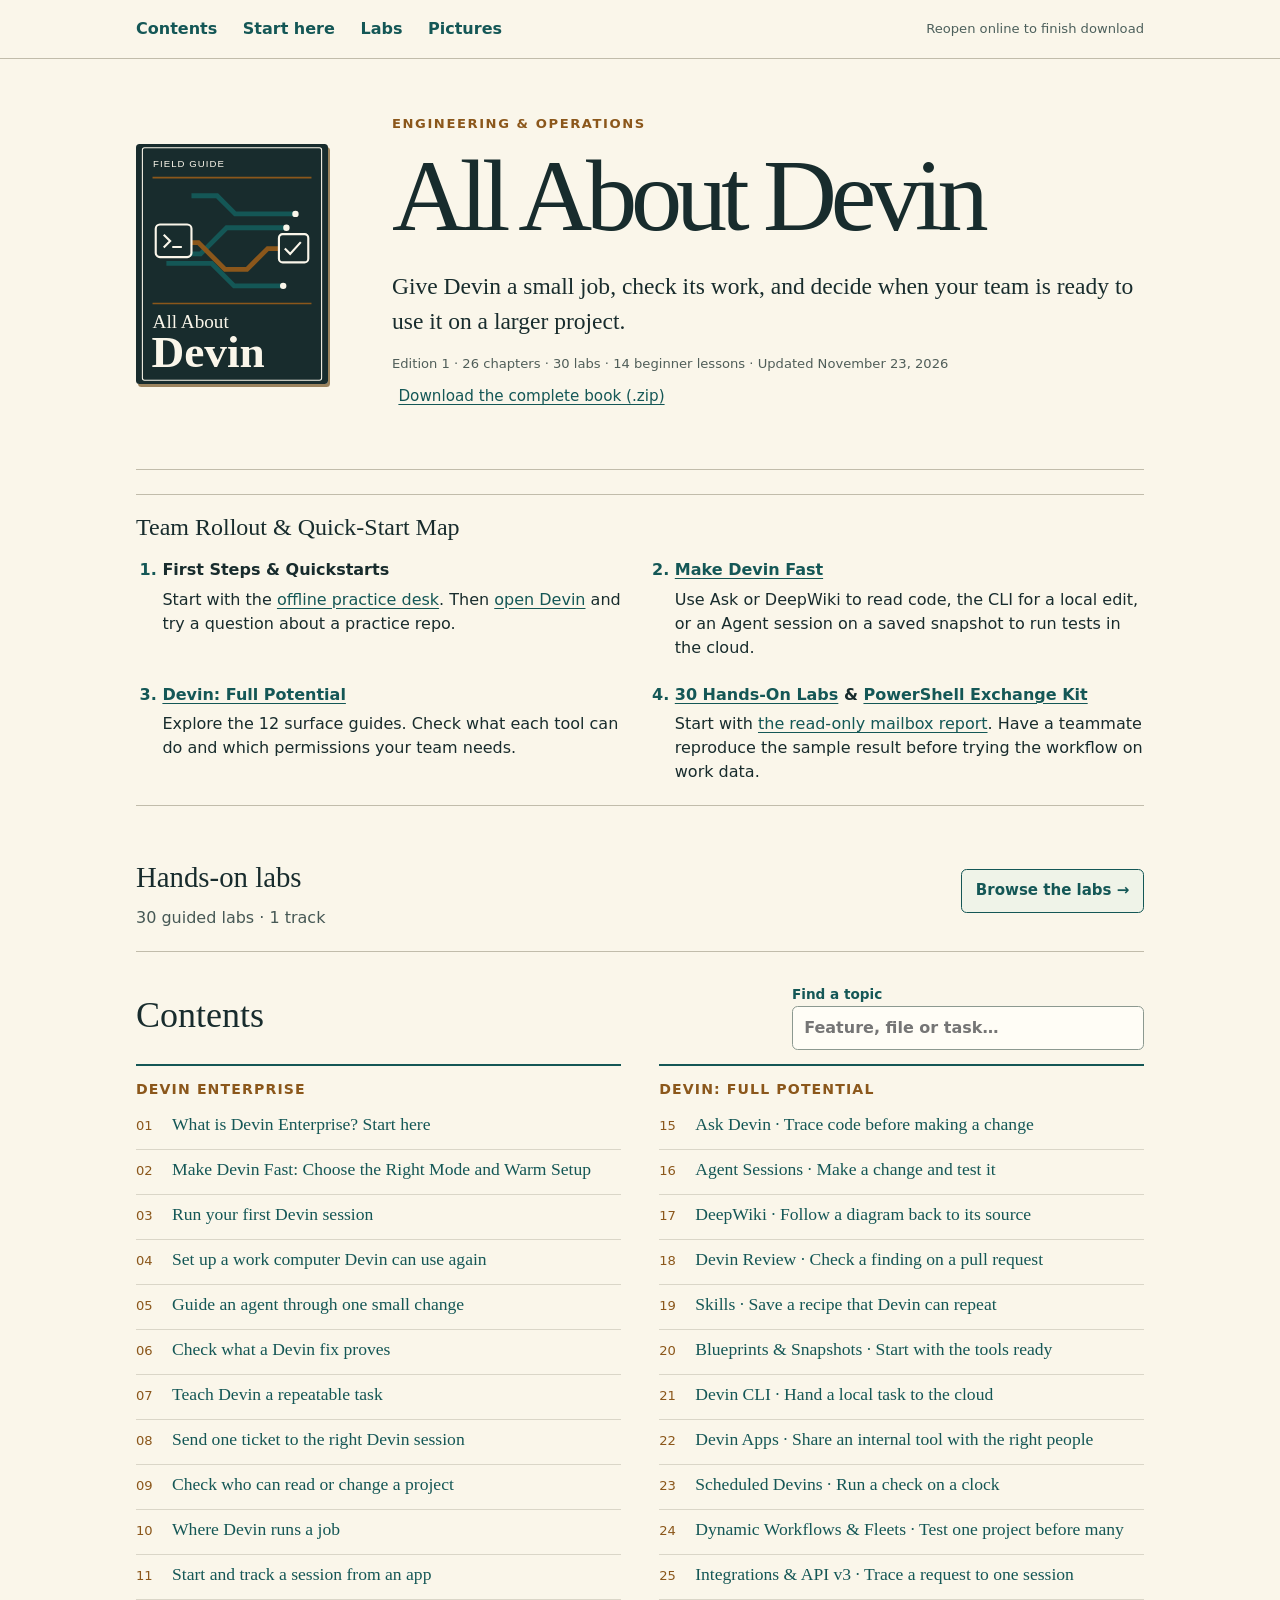
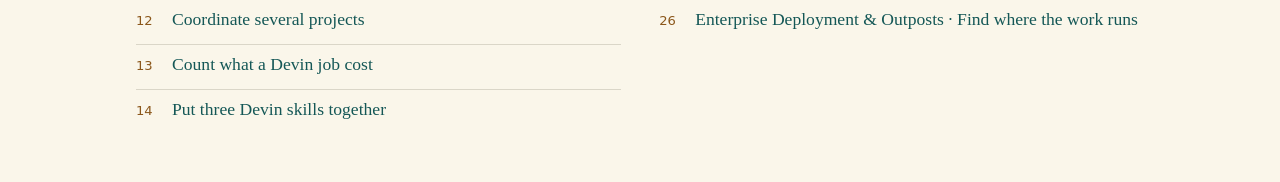
<file: index.html>
<!doctype html>
<html lang="en">
<head>
  <meta charset="utf-8">
  <meta name="viewport" content="width=device-width, initial-scale=1">
  <meta name="theme-color" content="#123d40">
  <title>All About Devin</title>
  <link rel="stylesheet" href="./reader.css">
  <script src="./book-pager.js" defer></script>
  <link rel="stylesheet" href="./guide.css">
  <script src="./guides.js" defer></script>
  <script src="./reader.js" defer></script>
</head>
<body>
  <a class="skip" href="#main">Skip to book</a>
  <header class="bar"><div><a class="contents" href="#contents">Contents</a><a href="#start">Start here</a><a href="#labs">Labs</a><a href="#pictures">Pictures</a><span id="offline" role="status"></span></div></header>
  <main id="main">
    <section id="index">
      <div class="front">
        <img src="./cover.svg" width="180" height="230" alt="All About Devin field guide cover">
        <div><span class="eyebrow">Engineering &amp; operations</span><h1>All About Devin</h1><p>Give Devin a small job, check its work, and decide when your team is ready to use it on a larger project.</p><div class="review" id="edition"></div><a class="book-download online-reference" href="./All-About-Devin.zip" download>Download the complete book (.zip)</a></div>
      </div>
      <section id="guide-door" class="rollout" aria-labelledby="rollout-title">
        <h2 id="rollout-title">Team Rollout &amp; Quick-Start Map</h2>
        <ol>
          <li><strong>First Steps &amp; Quickstarts</strong><p>Start with the <a href="#first-project">offline practice desk</a>. Then <a href="#open-devin">open Devin</a> and try a question about a practice repo.</p></li>
          <li><strong><a href="#devin-speed">Make Devin Fast</a></strong><p>Use Ask or DeepWiki to read code, the CLI for a local edit, or an Agent session on a saved snapshot to run tests in the cloud.</p></li>
          <li><strong><a href="#devin-reference-ask">Devin: Full Potential</a></strong><p>Explore the 12 surface guides. Check what each tool can do and which permissions your team needs.</p></li>
          <li><strong><a href="#labs">30 Hands-On Labs</a> &amp; <a id="kit-link" href="./practice/exchange-inventory.zip" download="exchange-inventory.zip">PowerShell Exchange Kit</a></strong><p>Start with <a href="#lab-devin-01">the read-only mailbox report</a>. Have a teammate reproduce the sample result before trying the workflow on work data.</p></li>
        </ol>
      </section>
      <section class="lab-door" id="lab-door"><div><h2>Hands-on labs</h2><p id="lab-count"></p></div><a class="lab-action" href="#labs">Browse the labs →</a></section>
      <section id="gallery" class="library" hidden><h2 tabindex="-1" id="gallery-title">Picture index</h2><p>Choose a picture to open its lesson. Inside the lesson, tap the picture to enlarge it.</p><div id="thumbs"></div></section>
      <section id="catalog" class="library" aria-labelledby="contents-title"><div class="tools"><h2 id="contents-title" tabindex="-1">Contents</h2><label class="search">Find a topic <input type="search" id="query" placeholder="Feature, file or task…" autocomplete="off"></label></div>
        <p id="guide-note" hidden>Begin with <a href="#first-project">your first practice project</a>, or choose a walkthrough from the list. Each lesson tells you what to do, what you should see and how to get unstuck.</p>
        <p id="lab-note" hidden>Read the guides and open the practice kit offline. To work in Devin Cloud, connect to the internet and use an account with access.</p>
        <p id="matches" aria-live="polite"></p><div id="groups"></div>
      </section>
    </section>
    <article id="chapter" hidden>
      <div id="chapter-top"></div>
      <header class="chapter-heading"><div class="eyebrow" id="group-name"></div><h1 id="chapter-title" tabindex="-1"></h1><p id="summary"></p><div class="review" id="review-date"></div></header>
      <div id="body"></div>
      <book-pager top="#chapter-top"></book-pager>
    </article>
    <p id="problem" role="alert" hidden></p>
    <noscript>Turn on JavaScript to browse and search this edition.</noscript>
  </main>
</body>
</html>
</file>
<file: reader.css>
:root{color-scheme:light;--paper:#faf6ea;--ink:#182c2d;--teal:#145756;--line:#c1bcab;--gold:#8b571b;font:16px/1.6 system-ui,sans-serif;background:var(--paper);color:var(--ink)}
*{box-sizing:border-box}
body{margin:0}
[hidden]{display:none!important}
a{color:var(--teal);text-underline-offset:.2em}
a:focus-visible,button:focus-visible,input:focus-visible,summary:focus-visible{outline:3px solid #b37821;outline-offset:3px}
.skip{position:absolute;left:1rem;top:-8rem;background:white;padding:.6rem;z-index:2}
.skip:focus{top:.25rem}
.bar{border-bottom:1px solid var(--line)}
.bar>div,main{max-width:69rem;margin:auto;padding:0 clamp(1rem,4vw,3rem)}
.bar>div{display:flex;align-items:center;gap:1.6rem;min-height:3.6rem}
.bar a{font-weight:600;text-decoration:none;display:inline-flex;align-items:center;min-height:44px}
#offline{margin-left:auto;font-size:.82rem;color:#4d605c;text-align:right}
.front{display:grid;grid-template-columns:minmax(5rem,12rem) 1fr;align-items:center;gap:clamp(1.1rem,5vw,4rem);padding:clamp(1.5rem,5vw,3.2rem) 0;border-bottom:1px solid var(--line)}
.front img{width:100%;height:auto;aspect-ratio:4/5;object-fit:cover;border-radius:.22rem;box-shadow:2px 3px 0 #9b835e}
.eyebrow,.review,.group-heading{font-size:.82rem;letter-spacing:.06em;font-weight:650}
.eyebrow,.group-heading{color:var(--gold);text-transform:uppercase;letter-spacing:.12em}
h1,h2,h3{font-family:Georgia,'Times New Roman',serif;line-height:1.12;font-weight:500;margin:.4em 0}
.front h1{font-size:clamp(2.5rem,8vw,6.5rem);letter-spacing:-.06em;margin:.04em 0}
.front p,.chapter-heading>p{font:clamp(1.1rem,2.3vw,1.47rem)/1.45 Georgia,serif;max-width:39em;margin:.65em 0}
.review{color:#505e59;font-weight:500;letter-spacing:0}
.library{padding:1.8rem 0 3rem}
.tools{display:flex;align-items:end;justify-content:space-between;gap:1rem;flex-wrap:wrap}
.tools h2{font-size:2.25rem}
.search{color:var(--teal);font-size:.85rem;font-weight:650}
input{font:inherit;font-size:16px;min-height:44px;border:1px solid #8c9990;background:#fffdf6;color:var(--ink);border-radius:.35rem;padding:.45rem .7rem}
.search input{display:block;width:min(22rem,82vw)}
#matches{font-size:.9rem}
#groups{display:grid;grid-template-columns:repeat(2,minmax(0,1fr));gap:1.3rem 2.4rem}
.group{border-top:2px solid var(--teal);padding-top:.5rem}
.group-heading{font:650 .88rem/1.5 system-ui,sans-serif;letter-spacing:.08em;margin:.3rem 0}
.group ol{padding:0;list-style:none;margin:0}
.group li+li{border-top:1px solid #dad6c8}
.entry{display:flex;align-items:baseline;min-height:44px;padding:.42rem 0;text-decoration:none;gap:.75rem;font:1.1rem/1.45 Georgia,serif}
.entry:hover{text-decoration:underline}
.num{font: .82rem/1.5 system-ui,sans-serif;color:var(--gold);min-width:1.5rem}
#chapter{max-width:51rem;margin:1rem auto 3rem}
.chapter-heading{padding-bottom:1.5rem;border-bottom:1px solid var(--line)}
.chapter-heading h1{font-size:clamp(2.4rem,5.5vw,4rem);letter-spacing:-.045em}
.section{margin:2rem 0}
.section h2{font-size:clamp(1.6rem,3.5vw,2.15rem);color:#204543}
.section p{max-width:73ch}
.table-wrap{max-width:100%;overflow:auto;margin:1.05rem 0;border:1px solid var(--line);border-radius:.3rem}
table{border-collapse:collapse;width:100%;font-size:.95rem;text-align:left;line-height:1.45}
th,td{padding:.65rem .8rem;vertical-align:top;border-bottom:1px solid #d4d0c1;min-width:7rem;overflow-wrap:anywhere}
thead{background:#153e40;color:#fffaf0}
tbody th{font-weight:650}tbody tr:nth-child(even){background:#f1eee1}
.chapter-intro{padding:1rem 0 1.4rem;border-bottom:1px solid var(--line)}
.chapter-intro h2{font:650 1.07rem/1.4 system-ui,sans-serif;color:var(--teal);margin:1.05rem 0 .25rem}
.chapter-intro p{margin:0;max-width:73ch}
.role-list{margin:.3rem 0 .9rem;display:grid;grid-template-columns:minmax(8rem,10rem) 1fr;gap:.5rem 1rem}
.role-list dt{font-weight:650}.role-list dd{margin:0}
@media(max-width:610px){.role-list{display:block}.role-list dt:not(:first-child){margin-top:.6rem}}
.practice{margin:1.15rem 0;padding:.85rem 1rem;background:#efeee1;border-left:3px solid var(--teal)}
.practice h3{margin:.1rem 0;color:#204543;font-size:1.2rem}
.practice p{margin:.5rem 0}
.practice-question{margin:1rem 0;padding:.5rem .8rem .8rem;min-width:0;border:1px solid var(--line);border-radius:.3rem}
.practice-question legend{font-weight:650;padding:0 .3rem}
.practice-question label{display:flex;align-items:center;gap:.55rem;min-height:44px;cursor:pointer}
.practice-question input{min-height:0;width:1.2rem;height:1.2rem;accent-color:var(--teal)}
.practice-question p:not(:empty){padding:.5rem .65rem;border-left:3px solid var(--teal);background:var(--paper)}
.practice summary{width:fit-content;min-height:44px;cursor:pointer;color:var(--teal);padding:.5rem 0;font-weight:650}
.sources{font-size:.9rem;border-left:3px solid #af813e;padding-left:.75rem}
.sources summary{cursor:pointer;padding:.4rem 0;color:var(--teal);font-weight:650}
.sources ul{padding-left:1.2rem;margin:.15rem 0}
.sources a{display:inline-block;padding:.35rem 0}
@media(max-width:610px){#groups{grid-template-columns:1fr}.front{grid-template-columns:minmax(4.5rem,25%) 1fr;gap:1rem}.front p{font-size:1rem}.bar>div{gap:1rem}.tools{align-items:start}.review{font-size:.76rem}.section{margin:1.7rem 0}.table-wrap{font-size:.9rem}}

.lab-door{display:flex;align-items:center;justify-content:space-between;flex-wrap:wrap;gap:.75rem;padding:1.2rem 0;border-bottom:1px solid var(--line)}
.lab-door h2{font-size:1.8rem}.lab-door p{margin:.1rem 0;color:#465855}
.lab-action,.copy-lab{display:inline-flex;align-items:center;justify-content:center;min-height:44px;padding:.4rem .85rem;border:1px solid var(--teal);border-radius:.35rem;text-decoration:none;background:#eff3e8;color:var(--teal);font:600 .94rem/1.4 system-ui,sans-serif;cursor:pointer}
.track>summary{cursor:pointer;min-height:44px;padding:.4rem 0;font-weight:650;color:var(--teal)}
.track li small{font: .78rem/1.5 system-ui,sans-serif;color:#5e675b;display:block}
.entry.done .lab-entry-title{text-decoration:line-through}
#lab-note{max-width:65ch}
.lab-tools{display:flex;align-items:center;gap:.8rem;flex-wrap:wrap}
.lab-snippet{margin:.75rem 0 1rem;border:1px solid var(--line);background:#f3f0e6;padding:.85rem;border-radius:.3rem}
.lab-snippet pre{margin:0 0 .55rem;max-width:100%;white-space:pre-wrap;overflow-wrap:anywhere;font: .95rem/1.5 ui-monospace,Menlo,Consolas,monospace}
.lab-steps{padding-left:1.7rem}.lab-steps>li{padding:.75rem 0 .95rem .25rem;border-bottom:1px solid var(--line)}.lab-steps li::marker{font-weight:bold;color:var(--gold)}
.lab-steps h3{margin:.15rem 0;font-size:1.35rem}.lab-steps p{margin:.5rem 0}.step-help summary,.result-check summary{color:var(--teal);cursor:pointer;min-height:44px;align-content:center;font-weight:650}
.step-help[open]{border-left:3px solid #ad8746;padding-left:.7rem}.complete-lab{display:flex;align-items:center;gap:.6rem;cursor:pointer;width:fit-content;min-height:44px;font-weight:650}.complete-lab input{min-height:0;width:1.2rem;height:1.2rem;accent-color:var(--teal)}
@media(max-width:520px){.bar>div{gap:.7rem;flex-wrap:wrap}.bar>div #offline{font-size:.72rem}.bar a{font-size:.9rem}}

.app-preview{display:block;width:100%;height:24rem;border:1px solid var(--line);border-radius:.4rem;margin:.7rem 0;background:#fff9e9}

.shared-checks li{padding:.25rem 0}
.build-cards>details{border-top:1px solid var(--line);padding:.4rem 0}
.build-cards summary{min-height:44px;padding:.6rem 0;cursor:pointer;color:var(--teal);font-weight:650}
.build-cards input,.build-cards textarea,.build-cards select{font:inherit;color:var(--ink);min-width:0;max-width:100%;padding:.4rem;border:1px solid var(--line);border-radius:.25rem;background:var(--paper)}
.build-cards input{width:min(100%,28rem)}
.build-cards select{min-height:44px}
.build-cards fieldset{min-width:0;margin:1rem 0;border:1px solid var(--line)}
.build-cards legend{font-weight:650}
.build-cards fieldset label{display:flex;align-items:center;justify-content:space-between;gap:1rem;padding:.2rem 0}
.build-cards table{table-layout:fixed}
.build-cards th,.build-cards td{min-width:0}
.build-cards thead th:nth-child(1){width:22%}.build-cards thead th:nth-child(2){width:35%}
.build-cards thead th:nth-child(3){width:16%}
.build-cards textarea{width:100%;resize:vertical}
@media(max-width:580px){.build-cards th,.build-cards td{padding:.35rem .2rem}.build-cards table{font-size:.85rem}.build-cards select,.build-cards textarea{font-size:16px}.build-cards .table-wrap select{width:100%}}

.diagnostic-sheet textarea,.diagnostic-sheet select{width:100%;min-height:44px;font:inherit}
.diagnostic-sheet th,.diagnostic-sheet td{min-width:4rem}

.write-prompt{border-top:2px solid var(--teal);margin:1.25rem 0;padding:.5rem 0}
.write-prompt summary{color:var(--teal);font-weight:650;min-height:44px;padding:.5rem 0;cursor:pointer}
.write-prompt label,.write-prompt textarea{display:block;width:100%}
.write-prompt textarea{padding:.65rem;margin:.4rem 0;font:inherit;color:var(--ink);background:var(--paper);border:1px solid var(--teal);border-radius:.35rem}

.reference-shortcuts { margin-block: 1rem; }
.tag-list, .prompt-card { padding-block: .65rem; border-bottom: 1px solid var(--line, #aaa); }
.change-list li { margin-block: .8rem; }
.change-list p { margin: .2rem 0; }

html:not([data-online="true"]) .online-reference { display: none; }
html[data-online="true"] .online-reference { display: inline-block; margin-inline: .4rem; text-decoration: underline; }

.rollout{margin-block:1.5rem;border-block:1px solid var(--line);padding-block:1rem}
.rollout h2{margin:.2rem 0 1rem}
.rollout ol{display:grid;grid-template-columns:repeat(2,minmax(0,1fr));gap:1.1rem 2.7rem;padding-inline-start:1.65rem;margin:0}
.rollout li::marker{color:#145756;font-weight:700}
.rollout p{margin:.3rem 0;line-height:1.5}
@media(max-width:650px){.rollout ol{grid-template-columns:minmax(0,1fr)}}
/* Long mail headers stay readable on a tablet. */
.section > pre { white-space: pre-wrap; overflow-wrap: anywhere; }
</file>
<file: guide.css>
.guide-door{margin-top:1.2rem;padding:1.2rem clamp(1rem,3vw,1.8rem);background:#edf1e7;border-left:4px solid var(--teal);display:flex;align-items:center;justify-content:space-between;flex-wrap:wrap;gap:.7rem 1rem}.guide-door h2{font-size:2rem;margin:.1rem 0}.guide-door p{margin:.15rem 0}.primary{background:var(--teal);color:white}.quick-links,.step-controls,.desk-files,.desk-choices{display:flex;align-items:center;flex-wrap:wrap;gap:.35rem .65rem}.quick-links{flex-basis:100%;border-top:1px solid #bacbbe}.quick-links a{padding:.48rem .12rem;min-height:44px}.words,.launch-help{margin:.8rem 0}.words summary{min-height:44px;align-content:center;color:var(--teal);cursor:pointer}.words dl{padding:.5rem 1.2rem 1rem;background:#f1eee3}.words dt{font-weight:bold;padding-top:.65rem}.words dd{margin:0}.launch-help{border-left:3px solid var(--teal);padding:.6rem .8rem;background:#f0f1e5}.desk{border:1px solid var(--line);border-radius:.4rem;background:#ebf0e7;padding:clamp(1rem,3vw,1.55rem)}.desk h2{font-size:2.1rem}.desk h3{font-size:1.25rem}.desk-files button[aria-pressed=true]{background:#1c5351;color:white}.note-paper{background:#fffdf4;border:1px solid var(--line);margin:.85rem 0 1.15rem;padding:1rem 1.2rem}.note-paper p{white-space:pre-line;line-height:1.8;margin:.35rem 0}.desk-verdict:empty{display:none}.desk-verdict{margin:.75rem 0 0;font-weight:600}.step-controls{margin:1rem 0 .45rem}.step-count{color:var(--teal);font-weight:650;margin-right:.25rem}.lab-action:disabled{opacity:.5;cursor:default}.book-figure{margin:1.5rem 0 2.1rem}.enlarge{cursor:zoom-in;display:block;padding:0;width:100%;max-width:100%;background:#e8e7df;border:1px solid #aaa99e;border-radius:.35rem;overflow:hidden;text-align:right}.enlarge img{display:block;margin:auto;max-width:100%;width:auto;height:auto;max-height:32rem;object-fit:contain}.enlarge span{display:inline-block;padding:.25rem .7rem;font:600 .8rem/1.4 system-ui;color:var(--teal)}.book-figure figcaption,.image-view figcaption{padding:.45rem 0;font-size:.93rem;line-height:1.5}.book-figure figcaption a,.image-view figcaption a{display:block;width:fit-content}.image-view{width:max-content;max-width:96vw;max-height:92vh;padding:1rem;background:var(--paper);color:var(--ink);border:1px solid var(--line)}.image-view::backdrop{background:#102425dd}.image-view img{display:block;max-width:100%;height:auto;margin:.7rem auto}.image-view button{position:sticky;top:0}.bar>div{flex-wrap:wrap;column-gap:clamp(.6rem,3vw,1.6rem)}
.example-flow{margin:1rem 0;padding:0;list-style:none;display:grid;grid-template-columns:repeat(3,minmax(0,1fr));gap:1rem;counter-reset:panel}.example-flow>li{position:relative;border-top:3px solid var(--teal);padding:.85rem;background:#eeeee2;counter-increment:panel}.example-flow>li::before{content:counter(panel);display:inline-grid;place-items:center;height:1.6rem;width:1.6rem;background:var(--teal);color:white;font-weight:700;border-radius:50%;margin-bottom:.35rem}.example-flow h3{font-size:1.2rem}.example-flow p{white-space:pre-line;overflow-wrap:anywhere;font-size:.98rem;margin:.45rem 0}.worked{border-bottom:1px solid var(--line);padding-bottom:1rem}@media(max-width:700px){.example-flow{grid-template-columns:1fr;gap:.55rem}.example-flow>li{border-top:0;border-left:3px solid var(--teal)}.example-flow>li::before{float:left;margin-right:.55rem}.example-flow p{clear:both}}
.book-download{display:inline-block;min-height:44px;align-content:center;font-size:.95rem}.worked p{max-width:74ch}
#thumbs{display:grid;grid-template-columns:repeat(auto-fit,minmax(min(100%,15rem),1fr));gap:1.4rem}.thumb{border:1px solid var(--line);border-radius:.35rem;overflow:hidden;background:#fffdf5;text-decoration:none;display:flex;flex-direction:column;min-width:0}.thumb:hover strong{text-decoration:underline}.thumb img{width:100%;height:10rem;object-fit:contain;background:#e5e6db}.thumb strong{padding:.7rem .8rem .2rem;line-height:1.3}.thumb span{font-size:.85rem;line-height:1.45;color:var(--ink);padding:.2rem .8rem 1rem}
#body,.chapter-heading{overflow-wrap:anywhere}

/* Show source lines inline without opening a file or losing the current picture. */
.figure-citations {
  margin-block-start: .6rem;
}
.figure-citations summary {
  padding-block: .6rem;
  min-height: 44px;
  box-sizing: border-box;
  color: var(--teal);
  cursor: pointer;
  overflow-wrap: anywhere;
}
.figure-citations summary:focus-visible {
  outline: 2px solid var(--teal);
  outline-offset: 2px;
}
.figure-citations pre {
  margin: 0 0 .6rem;
  padding: .65rem;
  border-inline-start: 3px solid var(--teal);
}
.figure-citations pre,
.figure-citations code {
  white-space: pre-wrap;
  overflow-wrap: anywhere;
}
</file>
